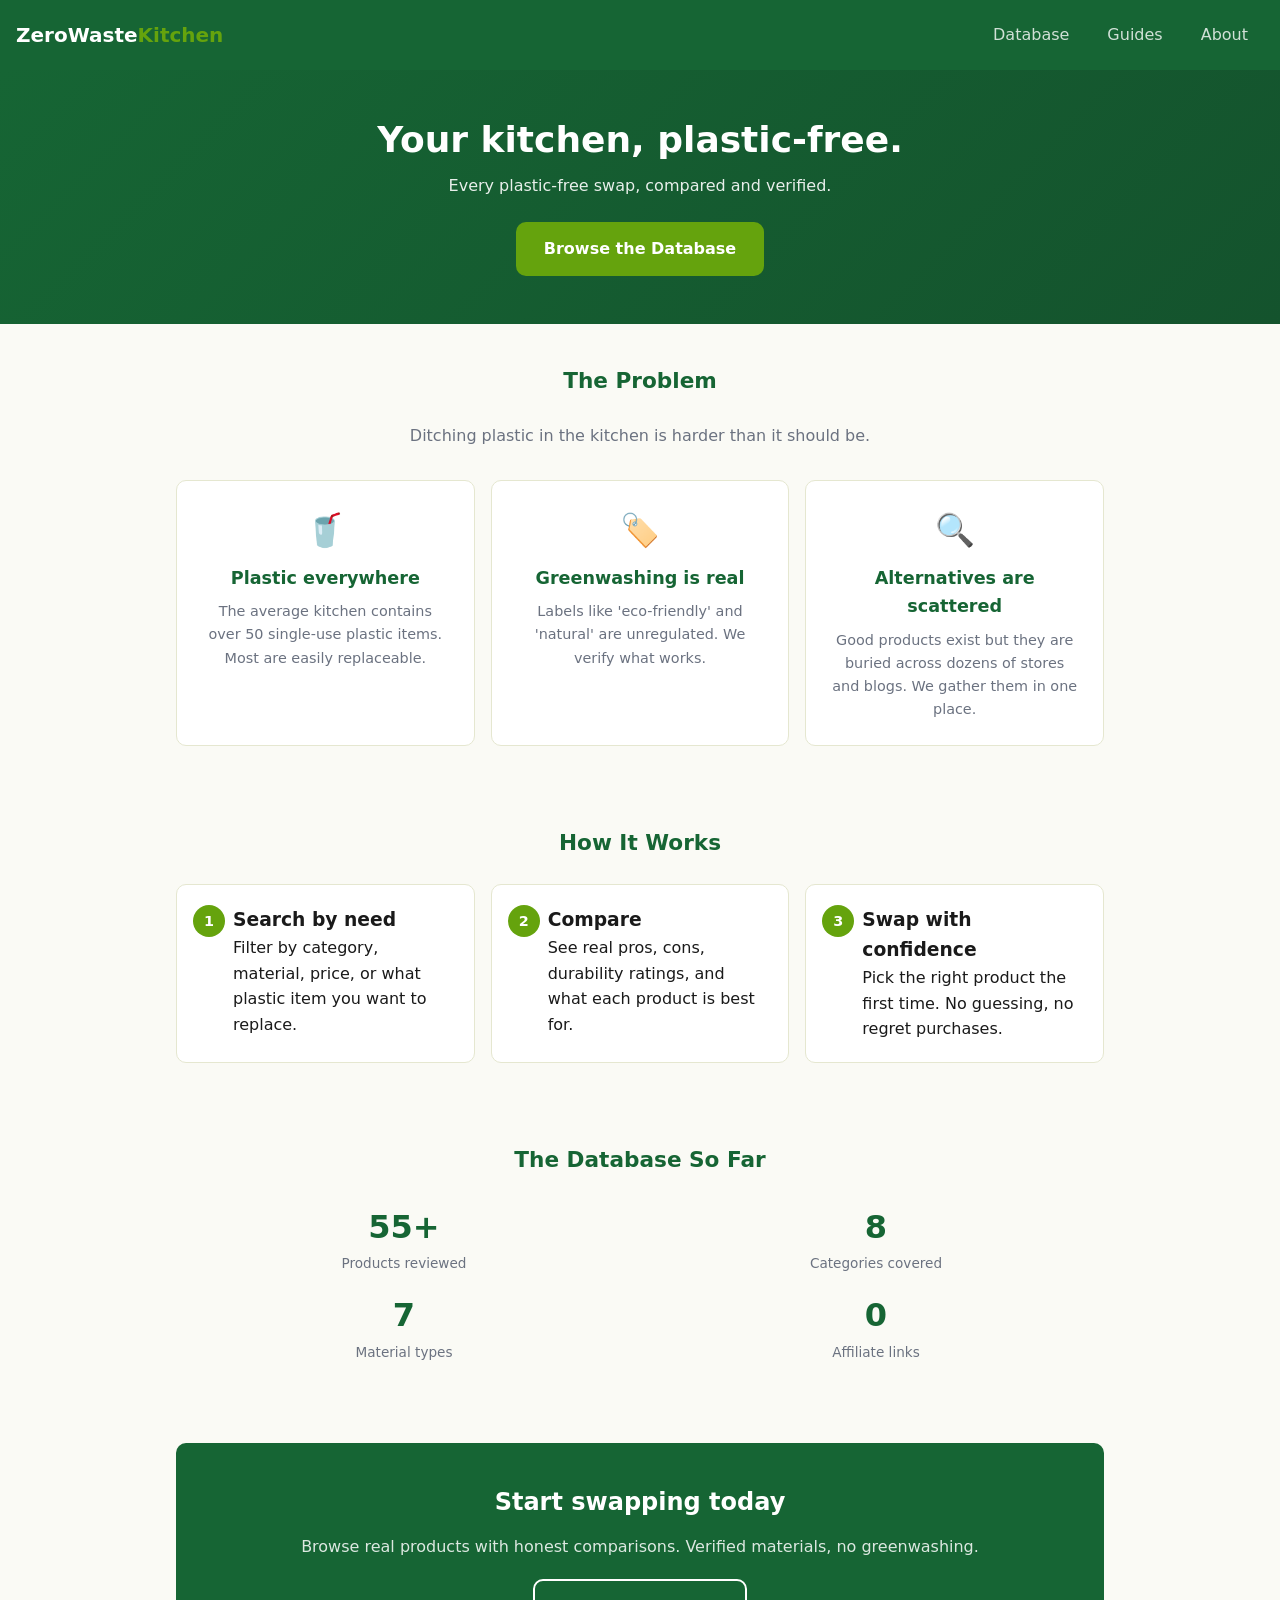
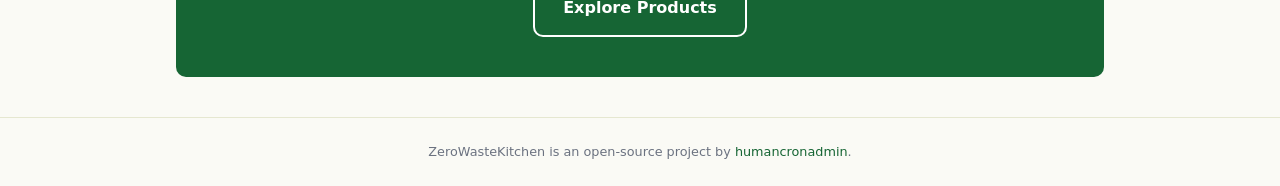
<file: index.html>
<!DOCTYPE html>
<html lang="en">
<head>
<script type="text/javascript">(function(c,l,a,r,i,t,y){c[a]=c[a]||function(){(c[a].q=c[a].q||[]).push(arguments)};t=l.createElement(r);t.async=1;t.src="https://www.clarity.ms/tag/"+i;y=l.getElementsByTagName(r)[0];y.parentNode.insertBefore(t,y);})(window, document, "clarity", "script", "wb2l8hr711");</script>
<meta name="google-site-verification" content="V2clKLw3TIESFtet" />
<meta charset="UTF-8">
<meta name="viewport" content="width=device-width,initial-scale=1">
<title>ZeroWasteKitchen - Plastic-Free Kitchen Products, Compared and Verified</title>
<meta name="description" content="A curated database of 55+ plastic-free and eco-friendly kitchen products. Compare materials, prices, and durability ratings.">
<meta property="og:title" content="ZeroWasteKitchen - Plastic-Free Kitchen Products">
<meta property="og:description" content="Every plastic-free swap, compared and verified. 55+ products across 8 categories.">
<meta property="og:type" content="website">
<meta property="og:url" content="https://humancronadmin.github.io/zero-waste-kitchen/">
<link rel="canonical" href="https://humancronadmin.github.io/zero-waste-kitchen/">
<link rel="stylesheet" href="css/style.css">

<script type="application/ld+json">{"@context":"https://schema.org","@type":"WebApplication","name":"ZeroWasteKitchen","url":"https://humancronadmin.github.io/zero-waste-kitchen/","description":"ZeroWasteKitchen - zero waste kitchen products, beeswax wraps, reusable bags, compost, plastic-free alternatives","applicationCategory":"UtilityApplication","operatingSystem":"Any","offers":{"@type":"Offer","price":"0","priceCurrency":"USD"},"inLanguage":"en","isAccessibleForFree":true}</script>
<script type="application/ld+json">{"@context":"https://schema.org","@type":"BreadcrumbList","itemListElement":[{"@type":"ListItem","position":1,"name":"Home","item":"https://humancronadmin.github.io/zero-waste-kitchen/"}]}</script>
</head>
<body>
<nav class="nav">
 <a href="index.html" class="nav-brand">ZeroWaste<span>Kitchen</span></a>
 <div class="nav-links">
 <a href="database.html">Database</a>
 <a href="#guides">Guides</a>
 <a href="#about">About</a>
 </div>
</nav>

<header class="hero">
 <h1>Your kitchen, plastic-free.</h1>
 <p>Every plastic-free swap, compared and verified.</p>
 <a href="database.html" class="btn btn-lime">Browse the Database</a>
</header>

<section class="section">
 <h2 class="section-title">The Problem</h2>
 <p class="section-subtitle">Ditching plastic in the kitchen is harder than it should be.</p>
 <div class="card-grid" id="problems"></div>
</section>

<section class="section">
 <h2 class="section-title">How It Works</h2>
 <div class="steps" id="steps"></div>
</section>

<section class="section">
 <h2 class="section-title">The Database So Far</h2>
 <div class="stat-grid" id="stats"></div>
</section>

<section class="section" id="about">
 <div class="cta" style="margin:0;border-radius:var(--radius)">
 <h2>Start swapping today</h2>
 <p>Browse real products with honest comparisons. Verified materials, no greenwashing.</p>
 <a href="database.html" class="btn btn-outline">Explore Products</a>
 </div>
</section>

<footer class="footer">
 <p>ZeroWasteKitchen is an open-source project by
 <a href="https://github.com/humancronadmin" target="_blank" rel="noopener">humancronadmin</a>.
 </p>
</footer>

<script>
const problems=[
 {icon:"🥤",title:"Plastic everywhere",desc:"The average kitchen contains over 50 single-use plastic items. Most are easily replaceable."},
 {icon:"🏷️",title:"Greenwashing is real",desc:"Labels like 'eco-friendly' and 'natural' are unregulated. We verify what works."},
 {icon:"🔍",title:"Alternatives are scattered",desc:"Good products exist but they are buried across dozens of stores and blogs. We gather them in one place."}
];
const stepData=[
 {title:"Search by need",desc:"Filter by category, material, price, or what plastic item you want to replace."},
 {title:"Compare ",desc:"See real pros, cons, durability ratings, and what each product is best for."},
 {title:"Swap with confidence",desc:"Pick the right product the first time. No guessing, no regret purchases."}
];
const statsData=[
 {num:"55+",label:"Products reviewed"},
 {num:"8",label:"Categories covered"},
 {num:"7",label:"Material types"},
 {num:"0",label:"Affiliate links"}
];

document.getElementById("problems").innerHTML=problems.map(p=>`
 <div class="card"><div class="card-icon">${p.icon}</div><h3>${p.title}</h3><p>${p.desc}</p></div>
`).join("");

document.getElementById("steps").innerHTML=stepData.map(s=>`
 <div class="step"><h3>${s.title}</h3><p>${s.desc}</p></div>
`).join("");

document.getElementById("stats").innerHTML=statsData.map(s=>`
 <div><div class="stat-num">${s.num}</div><div class="stat-label">${s.label}</div></div>
`).join("");
</script>
<script async src="https://pagead2.googlesyndication.com/pagead/js/adsbygoogle.js?client=ca-pub-6776399834647681" crossorigin="anonymous"></script>
<script async src="https://www.googletagmanager.com/gtag/js?id=G-0KCWBNRHQE"></script>
<script>window.dataLayer=window.dataLayer||[];function gtag(){dataLayer.push(arguments)}gtag('js',new Date());gtag('config','G-0KCWBNRHQE');</script>
</body>
</html>
</file>
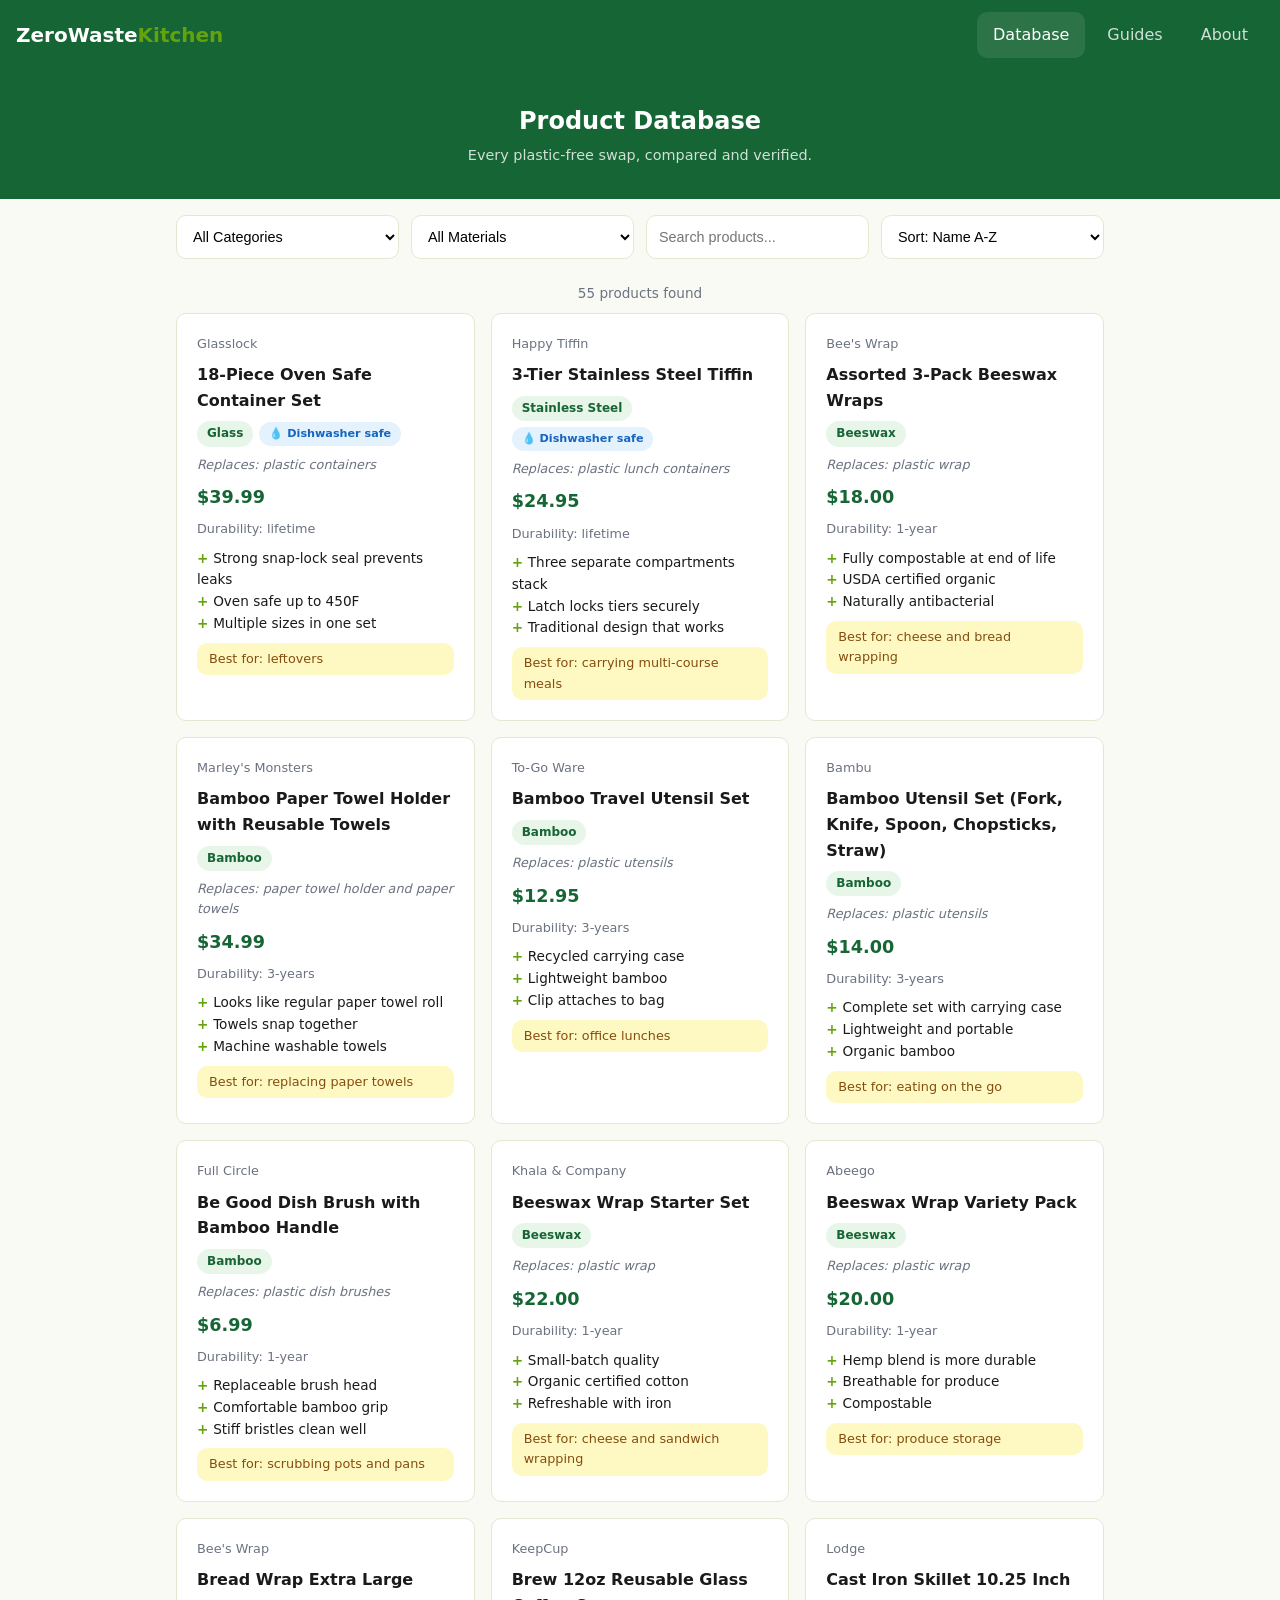
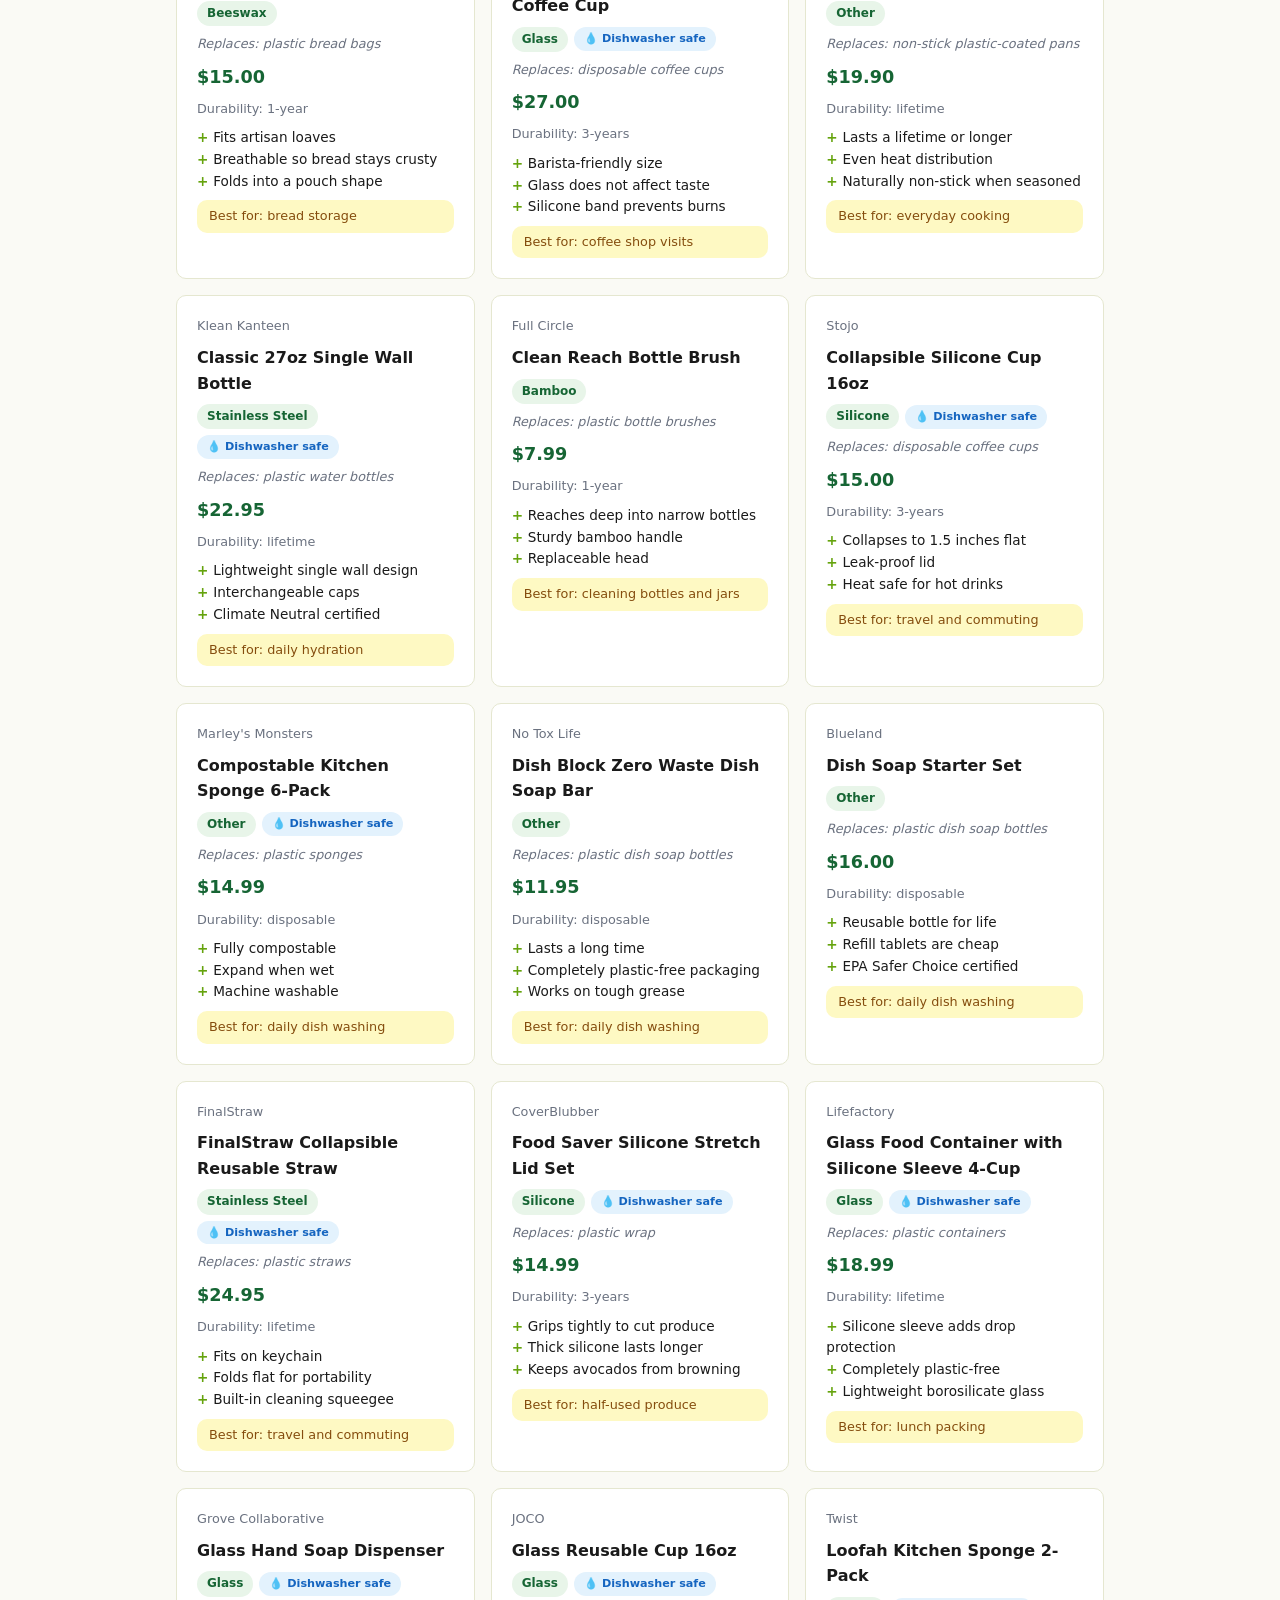
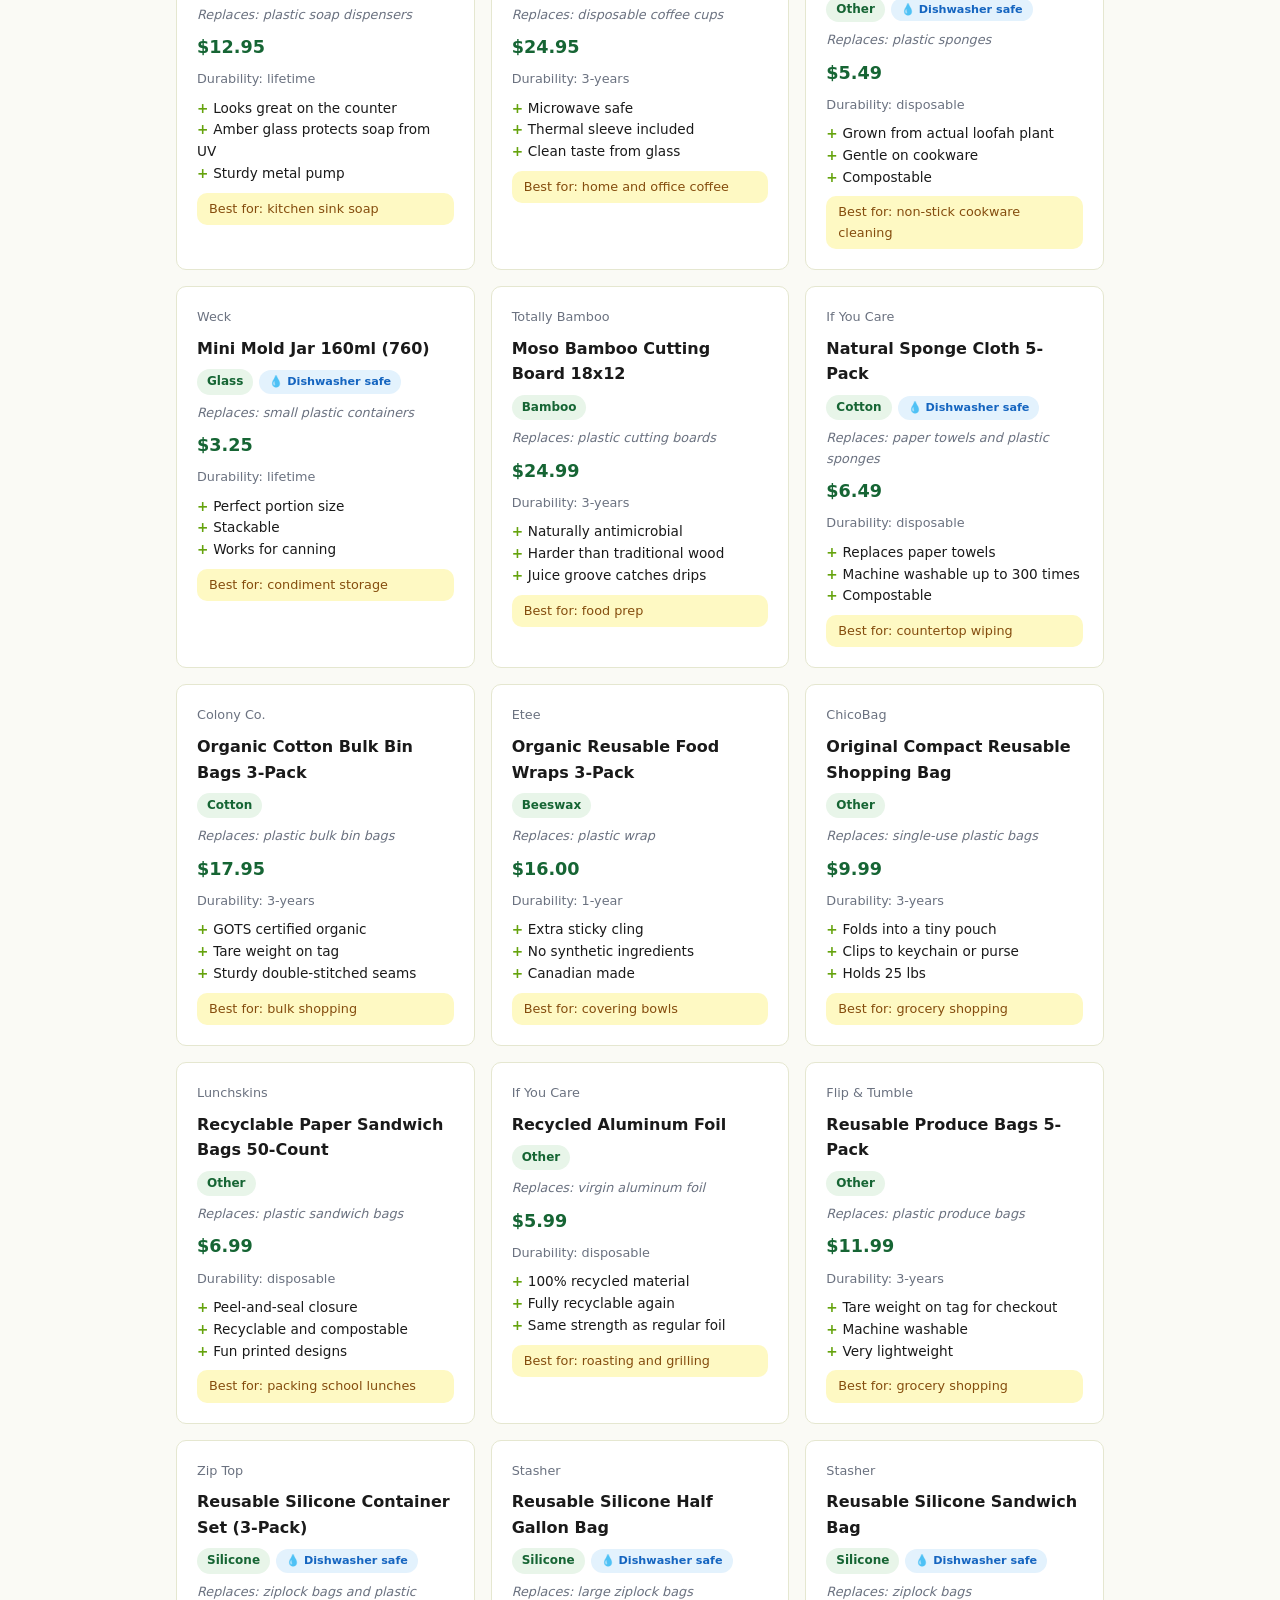
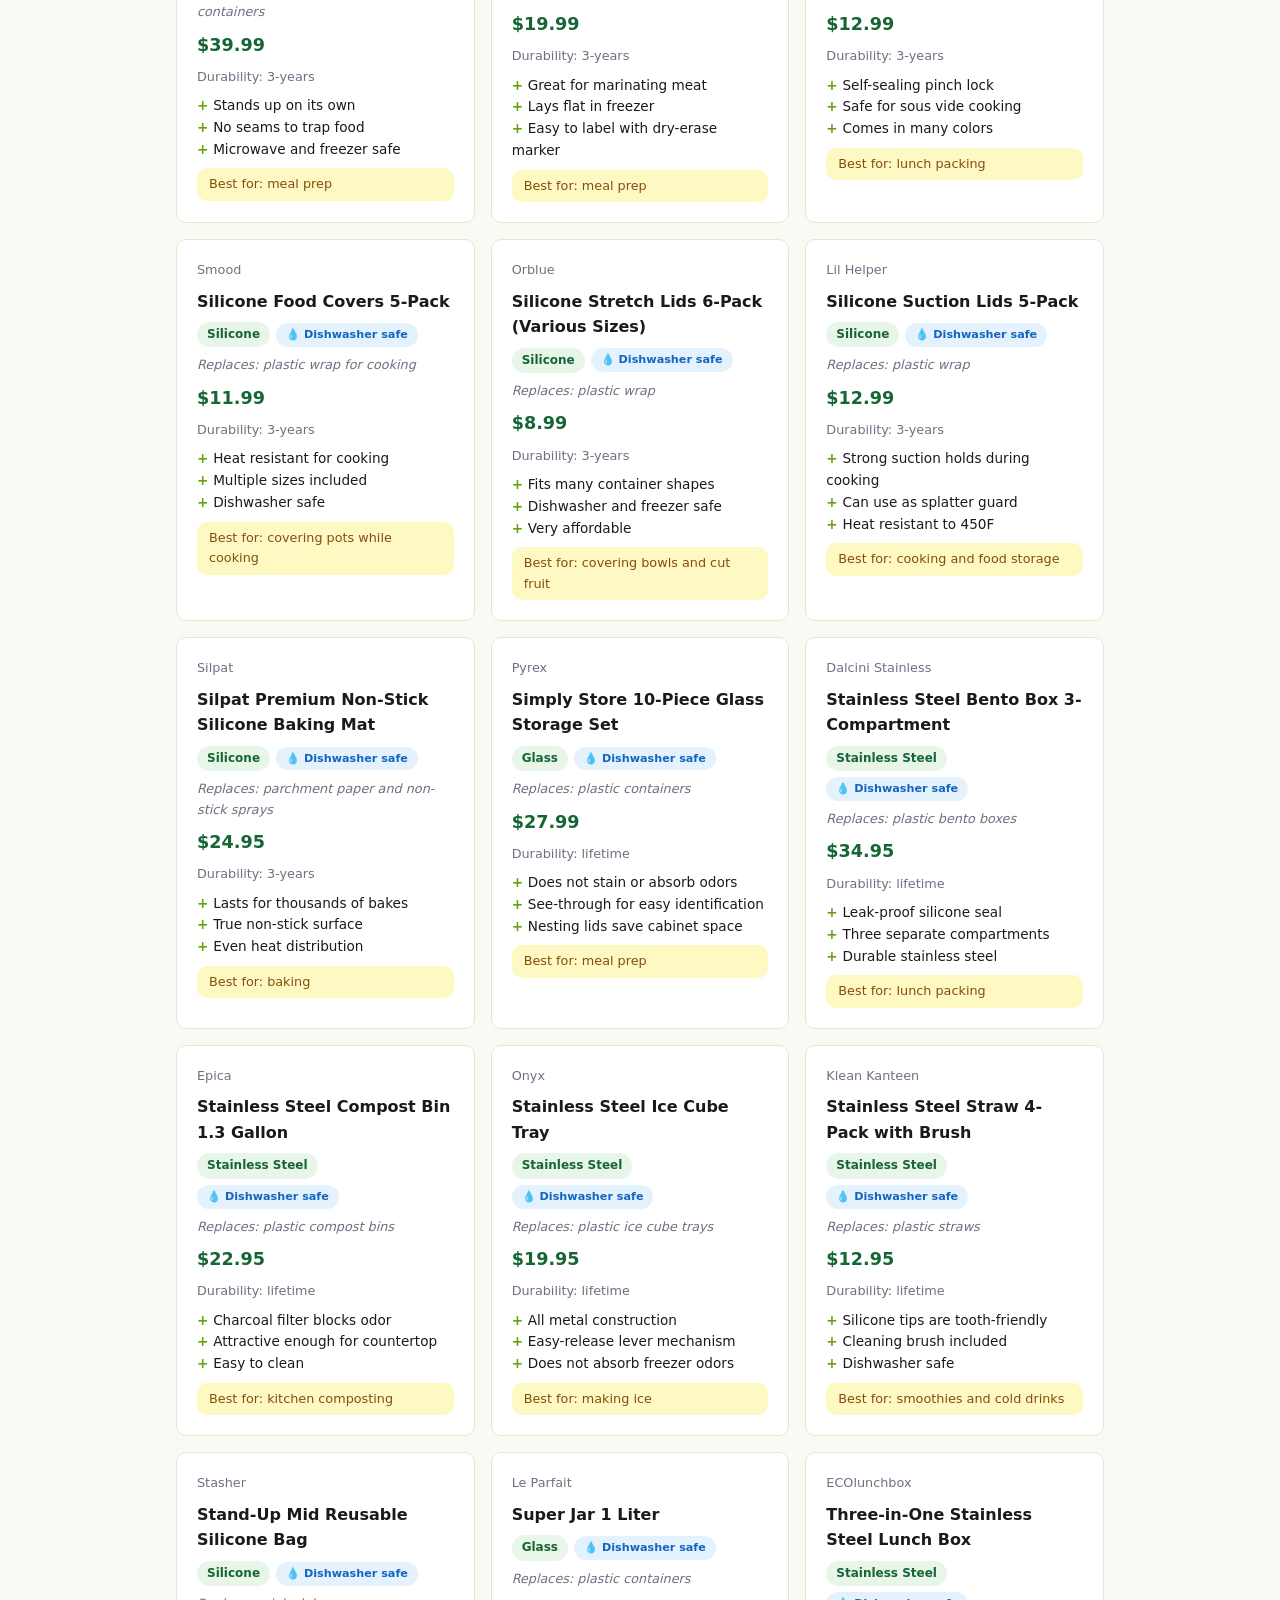
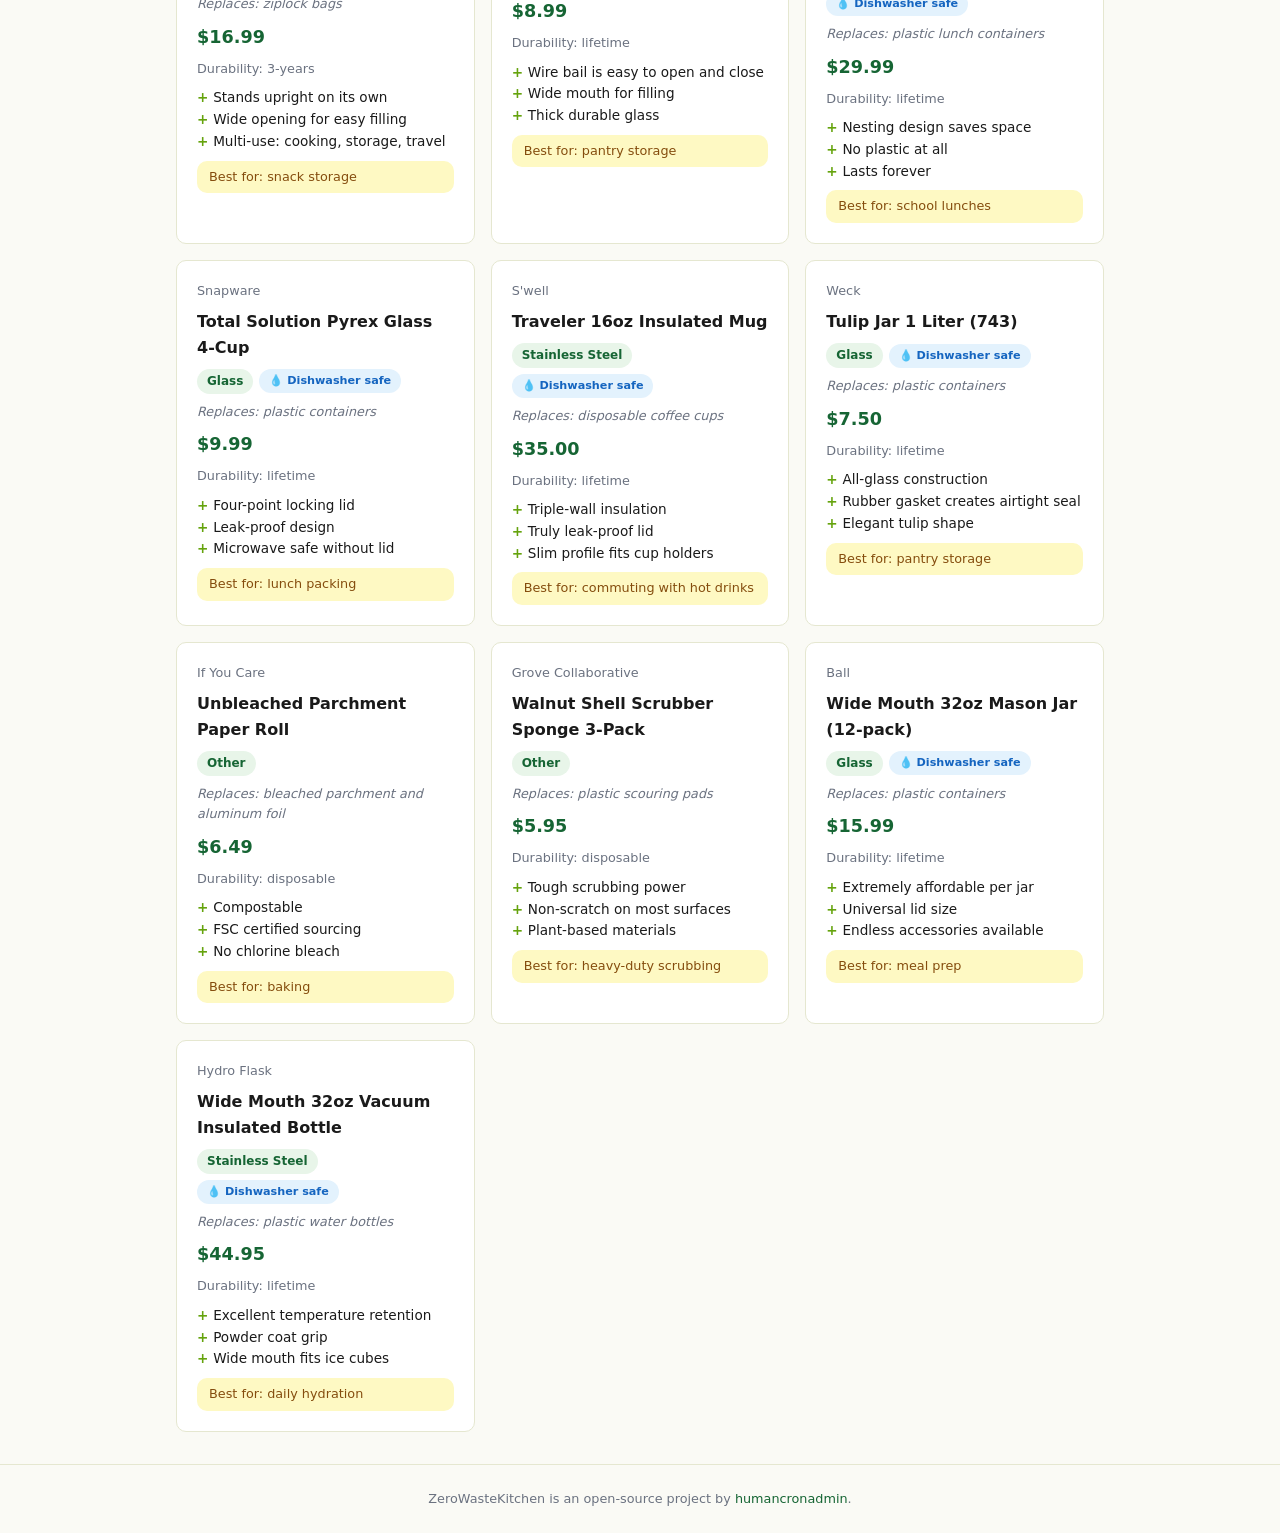
<file: database.html>
<!DOCTYPE html>
<html lang="en">
<head>
<script type="text/javascript">(function(c,l,a,r,i,t,y){c[a]=c[a]||function(){(c[a].q=c[a].q||[]).push(arguments)};t=l.createElement(r);t.async=1;t.src="https://www.clarity.ms/tag/"+i;y=l.getElementsByTagName(r)[0];y.parentNode.insertBefore(t,y);})(window, document, "clarity", "script", "wb2l8hr711");</script>
<meta charset="UTF-8">
<meta name="viewport" content="width=device-width,initial-scale=1">
<title>Product Database - ZeroWasteKitchen</title>
<meta name="description" content="Browse and filter 55+ plastic-free kitchen products by category, material, price, and durability.">
<meta property="og:title" content="Product Database - ZeroWasteKitchen">
<meta property="og:description" content="Filter and compare plastic-free kitchen products. Glass, bamboo, stainless steel, beeswax and more.">
<meta property="og:type" content="website">
<meta property="og:url" content="https://humancronadmin.github.io/zero-waste-kitchen/database.html">
<link rel="canonical" href="https://humancronadmin.github.io/zero-waste-kitchen/database.html">
<link rel="stylesheet" href="css/style.css">
</head>
<body>
<nav class="nav">
 <a href="index.html" class="nav-brand">ZeroWaste<span>Kitchen</span></a>
 <div class="nav-links">
 <a href="database.html" class="active">Database</a>
 <a href="index.html#guides">Guides</a>
 <a href="index.html#about">About</a>
 </div>
</nav>

<div class="db-header">
 <h1>Product Database</h1>
 <p>Every plastic-free swap, compared and verified.</p>
</div>

<div class="filters">
 <select id="filter-category" aria-label="Filter by category">
 <option value="">All Categories</option>
 <option value="food-storage">Food Storage</option>
 <option value="wrap-alternative">Wrap Alternatives</option>
 <option value="cleaning">Cleaning</option>
 <option value="utensils">Utensils</option>
 <option value="drinkware">Drinkware</option>
 <option value="bags">Bags</option>
 <option value="cooking">Cooking</option>
 <option value="other">Other</option>
 </select>
 <select id="filter-material" aria-label="Filter by material">
 <option value="">All Materials</option>
 <option value="glass">Glass</option>
 <option value="stainless-steel">Stainless Steel</option>
 <option value="silicone">Silicone</option>
 <option value="bamboo">Bamboo</option>
 <option value="beeswax">Beeswax</option>
 <option value="cotton">Cotton</option>
 <option value="other">Other</option>
 </select>
 <input type="search" id="filter-search" placeholder="Search products..." aria-label="Search products">
 <select id="filter-sort" aria-label="Sort by">
 <option value="name">Sort: Name A-Z</option>
 <option value="price-asc">Sort: Price Low-High</option>
 <option value="price-desc">Sort: Price High-Low</option>
 <option value="durability">Sort: Durability</option>
 </select>
</div>

<div class="product-count" id="product-count"></div>
<div class="product-grid" id="product-grid"></div>

<footer class="footer">
 <p>ZeroWasteKitchen is an open-source project by
 <a href="https://github.com/humancronadmin" target="_blank" rel="noopener">humancronadmin</a>.
 </p>
</footer>

<script src="js/database.js"></script>
<script async src="https://pagead2.googlesyndication.com/pagead/js/adsbygoogle.js?client=ca-pub-6776399834647681" crossorigin="anonymous"></script>
<script async src="https://www.googletagmanager.com/gtag/js?id=G-0KCWBNRHQE"></script>
<script>window.dataLayer=window.dataLayer||[];function gtag(){dataLayer.push(arguments)}gtag('js',new Date());gtag('config','G-0KCWBNRHQE');</script>
</body>
</html>
</file>
<file: css/style.css>
/* ZeroWasteKitchen - Mobile-first styles */
*,*::before,*::after{box-sizing:border-box;margin:0;padding:0}
:root{
  --green:#166534;--lime:#65A30D;--bg:#FAFAF5;--card:#FFFFFF;
  --text:#1a1a1a;--muted:#6b7280;--border:#e5e7d0;--radius:10px;
}
html{scroll-behavior:smooth}
body{font-family:'Segoe UI',system-ui,sans-serif;background:var(--bg);color:var(--text);line-height:1.6}
a{color:var(--green);text-decoration:none}
a:hover{text-decoration:underline}
img{max-width:100%;display:block}

/* NAV */
.nav{background:var(--green);padding:12px 16px;position:sticky;top:0;z-index:100;display:flex;align-items:center;justify-content:space-between;flex-wrap:wrap}
.nav-brand{color:#fff;font-size:1.25rem;font-weight:700}
.nav-brand span{color:var(--lime)}
.nav-links{display:flex;gap:6px}
.nav-links a{color:#ffffffcc;font-size:.875rem;padding:10px 12px;min-height:44px;min-width:44px;display:inline-flex;align-items:center;border-radius:var(--radius)}
.nav-links a:hover,.nav-links a.active{color:#fff;background:#ffffff18;text-decoration:none}

/* HERO */
.hero{background:linear-gradient(135deg,var(--green),#14532d);color:#fff;padding:48px 16px;text-align:center}
.hero h1{font-size:1.75rem;margin-bottom:12px;line-height:1.2}
.hero p{font-size:1rem;opacity:.9;max-width:540px;margin:0 auto 24px}
.btn{display:inline-block;padding:14px 28px;min-height:44px;border-radius:var(--radius);font-weight:600;font-size:1rem;cursor:pointer;border:none;transition:background .2s}
.btn-lime{background:var(--lime);color:#fff}
.btn-lime:hover{background:#558b0a;text-decoration:none}
.btn-outline{border:2px solid #fff;color:#fff;background:transparent}
.btn-outline:hover{background:#ffffff22;text-decoration:none}

/* SECTIONS */
.section{padding:40px 16px;max-width:960px;margin:0 auto}
.section-title{font-size:1.35rem;color:var(--green);text-align:center;margin-bottom:24px;font-weight:700}
.section-subtitle{text-align:center;color:var(--muted);margin-bottom:32px;max-width:600px;margin-left:auto;margin-right:auto}

/* CARDS (problem, stats) */
.card-grid{display:grid;gap:16px;grid-template-columns:1fr}
.card{background:var(--card);border:1px solid var(--border);border-radius:var(--radius);padding:24px;text-align:center}
.card-icon{font-size:2rem;margin-bottom:8px}
.card h3{font-size:1.1rem;margin-bottom:8px;color:var(--green)}
.card p{color:var(--muted);font-size:.9rem}

/* HOW IT WORKS */
.steps{display:grid;gap:16px;grid-template-columns:1fr;counter-reset:step}
.step{position:relative;padding:20px 20px 20px 56px;background:var(--card);border:1px solid var(--border);border-radius:var(--radius)}
.step::before{counter-increment:step;content:counter(step);position:absolute;left:16px;top:20px;width:32px;height:32px;border-radius:50%;background:var(--lime);color:#fff;display:flex;align-items:center;justify-content:center;font-weight:700;font-size:.9rem}

/* STATS */
.stat-grid{display:grid;grid-template-columns:1fr 1fr;gap:16px;text-align:center}
.stat-num{font-size:2rem;font-weight:800;color:var(--green)}
.stat-label{color:var(--muted);font-size:.85rem}

/* CTA */
.cta{background:var(--green);color:#fff;text-align:center;padding:40px 16px;border-radius:var(--radius);margin:32px 16px}
.cta h2{margin-bottom:12px}
.cta p{opacity:.85;margin-bottom:20px}

/* FOOTER */
.footer{text-align:center;padding:24px 16px;color:var(--muted);font-size:.8rem;border-top:1px solid var(--border)}

/* DATABASE PAGE */
.db-header{background:var(--green);color:#fff;padding:32px 16px;text-align:center}
.db-header h1{font-size:1.5rem;margin-bottom:4px}
.db-header p{opacity:.8;font-size:.9rem}

.filters{padding:16px;max-width:960px;margin:0 auto;display:grid;gap:12px;grid-template-columns:1fr}
.filters select,.filters input{padding:12px;min-height:44px;border:1px solid var(--border);border-radius:var(--radius);font-size:.9rem;background:var(--card);width:100%}
.filters select:focus,.filters input:focus{outline:2px solid var(--lime);border-color:var(--lime)}

.product-count{text-align:center;color:var(--muted);font-size:.85rem;padding:8px 16px}

.product-grid{display:grid;gap:16px;grid-template-columns:1fr;padding:0 16px 32px;max-width:960px;margin:0 auto}
.product-card{background:var(--card);border:1px solid var(--border);border-radius:var(--radius);padding:20px;display:flex;flex-direction:column;gap:8px}
.product-card h3{font-size:1rem;color:var(--text)}
.product-brand{font-size:.8rem;color:var(--muted)}
.product-meta{display:flex;flex-wrap:wrap;gap:6px;align-items:center}
.badge{display:inline-block;padding:3px 10px;border-radius:20px;font-size:.75rem;font-weight:600}
.badge-material{background:#e8f5e9;color:var(--green)}
.badge-dw{background:#e3f2fd;color:#1565c0;font-size:.7rem}
.product-replaces{font-size:.8rem;color:var(--muted);font-style:italic}
.product-price{font-size:1.1rem;font-weight:700;color:var(--green)}
.product-durability{font-size:.8rem;color:var(--muted)}
.product-pros{list-style:none;padding:0;font-size:.85rem}
.product-pros li::before{content:"+ ";color:var(--lime);font-weight:700}
.product-bestfor{font-size:.8rem;padding:6px 12px;background:#fef9c3;border-radius:var(--radius);display:inline-block;color:#854d0e}
.no-results{text-align:center;padding:48px 16px;color:var(--muted)}

/* 480px breakpoint */
@media(min-width:480px){
  .card-grid{grid-template-columns:repeat(3,1fr)}
  .steps{grid-template-columns:repeat(3,1fr)}
  .filters{grid-template-columns:1fr 1fr 1fr 1fr}
  .product-grid{grid-template-columns:repeat(2,1fr)}
  .hero h1{font-size:2.25rem}
  .nav-links a{font-size:1rem;padding:10px 16px}
}
@media(min-width:768px){
  .product-grid{grid-template-columns:repeat(3,1fr)}
}
</file>
